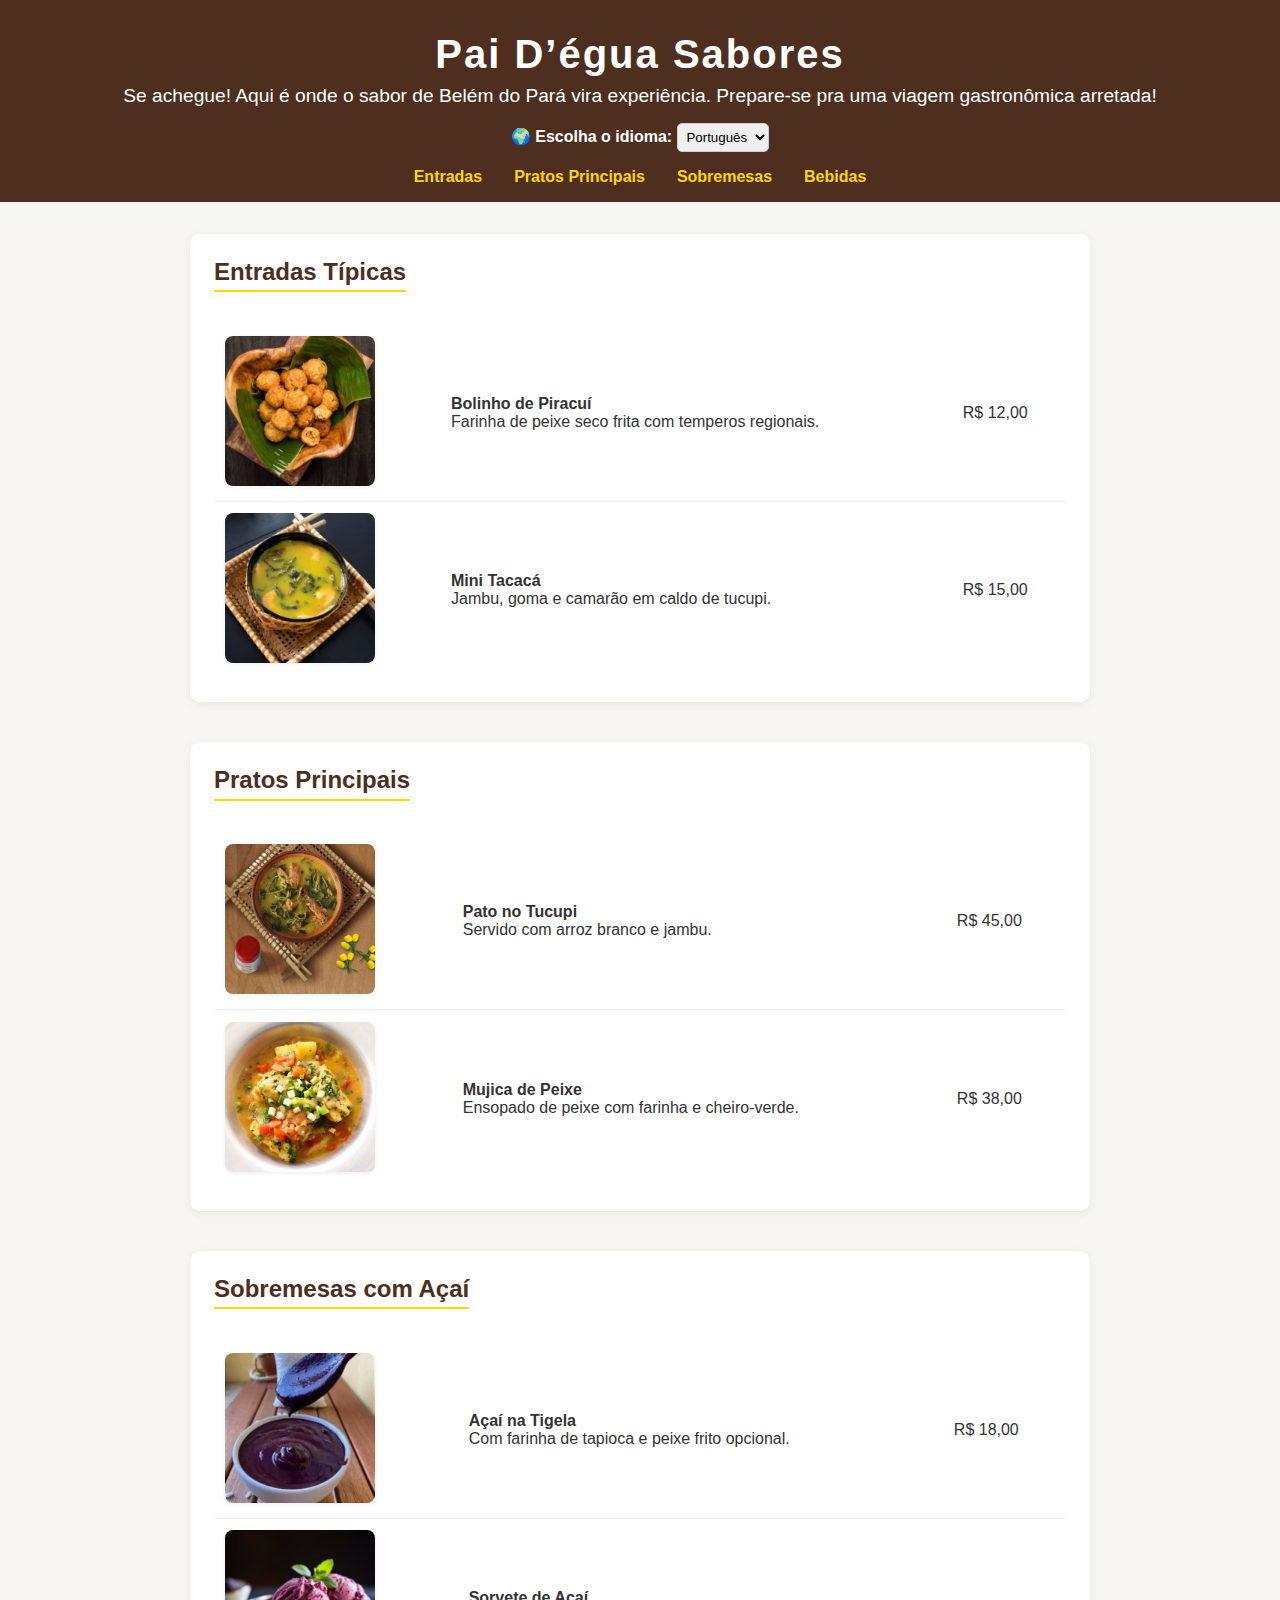
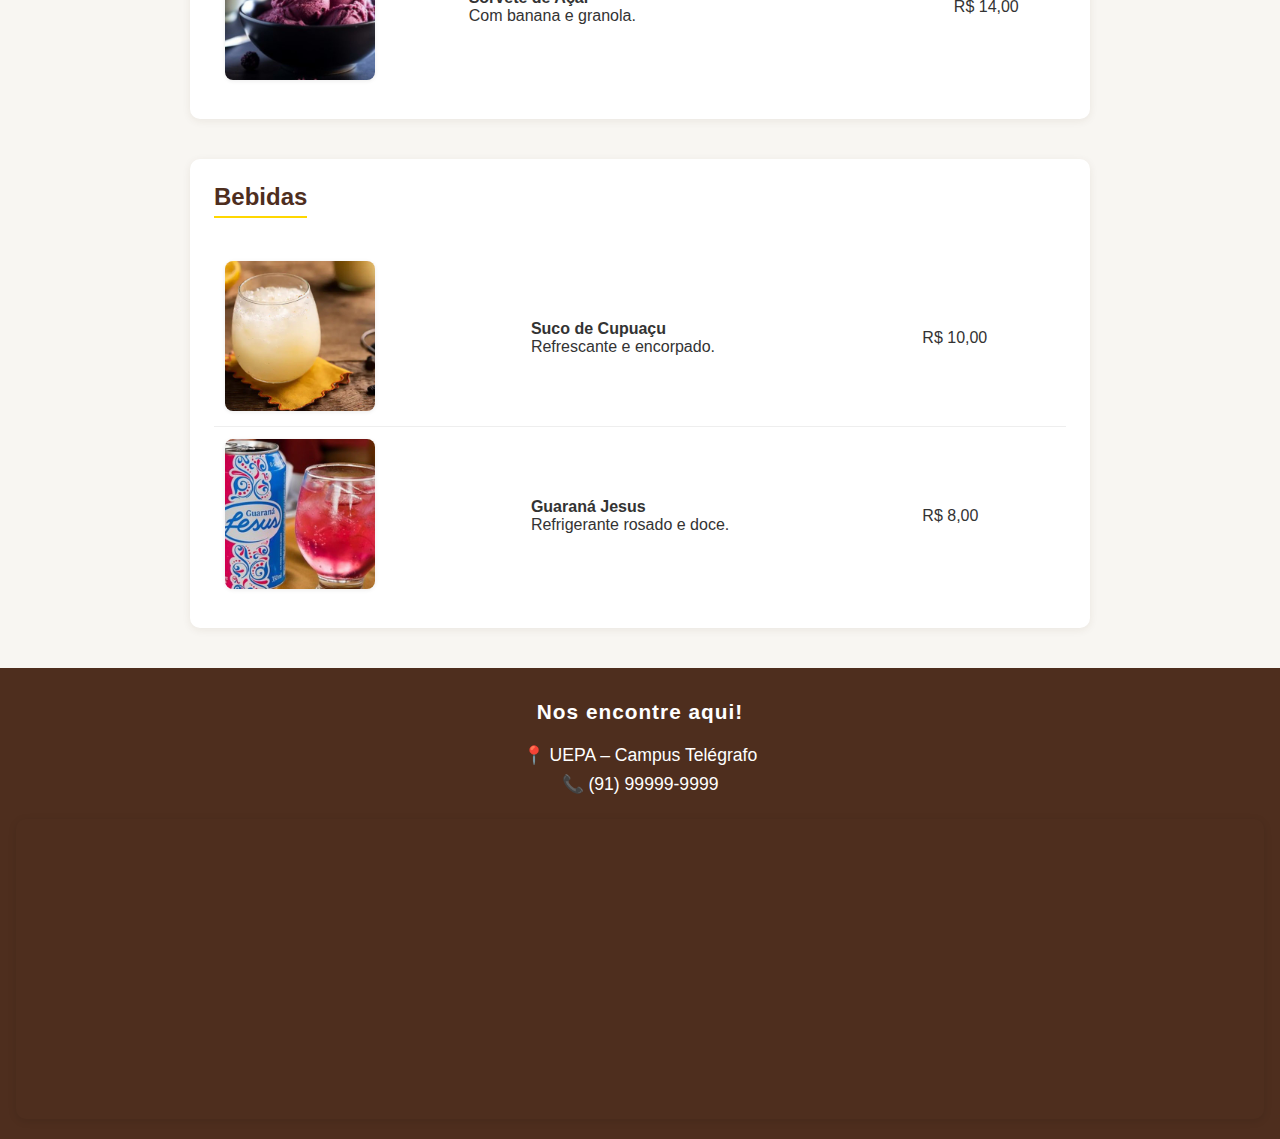
<file: index.html>
<!DOCTYPE html>
<html lang="pt-br">
<head>
  <meta charset="UTF-8">
  <meta name="viewport" content="width=device-width, initial-scale=1.0">
  <title>Pai D’égua Sabores</title>
  <style>
    body {
      font-family: 'Segoe UI', Arial, sans-serif;
      margin: 0;
      background: #f8f6f2;
      color: #333;
    }
    header {
      background: #4e2e1e;
      color: #fff;
      padding: 2rem 1rem 1rem 1rem;
      text-align: center;
    }
    header h1 {
      margin: 0 0 0.5rem 0;
      font-size: 2.5rem;
      letter-spacing: 2px;
    }
    header p {
      margin: 0 0 1rem 0;
      font-size: 1.2rem;
    }
    #idioma-selector {
      margin: 1rem 0;
    }
    #idiomas {
      padding: 0.3rem;
      border-radius: 5px;
      border: 1px solid #ccc;
    }
    nav ol {
      display: flex;
      justify-content: center;
      gap: 2rem;
      list-style: none;
      padding: 0;
      margin: 1rem 0 0 0;
    }
    nav a {
      color: #ffd700;
      text-decoration: none;
      font-weight: bold;
      transition: color 0.2s;
    }
    nav a:hover {
      color: #fff;
      text-decoration: underline;
    }
    main {
      max-width: 900px;
      margin: 2rem auto;
      padding: 0 1rem;
    }
    section {
      margin-bottom: 2.5rem;
      background: #fff;
      border-radius: 10px;
      box-shadow: 0 2px 8px rgba(78,46,30,0.08);
      padding: 1.5rem;
    }
    section h2 {
      color: #4e2e1e;
      margin-top: 0;
      margin-bottom: 1rem;
      font-size: 1.5rem;
      border-bottom: 2px solid #ffd700;
      display: inline-block;
      padding-bottom: 0.3rem;
    }
    table {
      width: 100%;
      border-collapse: collapse;
      margin-top: 1rem;
    }
    td {
      padding: 0.7rem;
      vertical-align: middle;
      border-bottom: 1px solid #eee;
    }
    tr:last-child td {
      border-bottom: none;
    }
    img {
      border-radius: 8px;
      box-shadow: 0 1px 4px rgba(0,0,0,0.08);
    }
    footer {
      background: #4e2e1e;
      color: #fff;
      text-align: center;
      padding: 2rem 1rem 1rem 1rem;
      margin-top: 2rem;
    }
    footer h3 {
      margin-top: 0;
      font-size: 1.3rem;
      letter-spacing: 1px;
    }
    footer p {
      margin: 0.5rem 0;
      font-size: 1.1rem;
    }
    iframe {
      border-radius: 10px;
      margin-top: 1rem;
      box-shadow: 0 2px 8px rgba(0,0,0,0.10);
    }
    @media (max-width: 600px) {
      main, section {
        padding: 0.5rem;
      }
      table, td {
        font-size: 0.95rem;
      }
      nav ol {
        flex-direction: column;
        gap: 0.5rem;
      }
    }
  </style>
</head>
<body>

  <!-- Cabeçalho com nome do restaurante e introdução -->
  <header>
    <h1>Pai D’égua Sabores</h1>
    <p>Se achegue! Aqui é onde o sabor de Belém do Pará vira experiência. Prepare-se pra uma viagem gastronômica arretada!</p>

    <!-- Seletor de idioma para navegação entre versões -->
    <div id="idioma-selector">
      <label for="idiomas"><strong>🌍 Escolha o idioma:</strong></label>
      <select id="idiomas" onchange="trocarIdioma(this.value)">
        <option value="index.html">Português</option>
        <option value="index-en.html">English</option>
        <option value="index-es.html">Español</option>
        <option value="index-zh.html">中文</option>
      </select>
    </div>

    <!-- Script para redirecionar para a página selecionada -->
    <script>
      function trocarIdioma(pagina) {
        window.location.href = pagina;
      }
    </script>

    <!-- Navegação com lista ordenada das seções -->
    <nav>
      <ol>
        <li><a href="#entradas">Entradas</a></li>
        <li><a href="#principais">Pratos Principais</a></li>
        <li><a href="#sobremesas">Sobremesas</a></li>
        <li><a href="#bebidas">Bebidas</a></li>
      </ol>
    </nav>
  </header>

  <!-- Conteúdo principal do cardápio -->
  <main>

    <!-- Seção de entradas -->
    <section id="entradas">
      <h2>Entradas Típicas</h2>
      <table>
        <tr>
          <td><img src="img/ilustracao-prato1.jpg" alt="Ilustração Bolinho de Piracuí" width="150"></td>
          <td><strong>Bolinho de Piracuí</strong><br>Farinha de peixe seco frita com temperos regionais.</td>
          <td>R$ 12,00</td>
        </tr>
        <tr>
          <td><img src="img/ilustracao-prato2.jpg" alt="Ilustração Tacacá" width="150"></td>
          <td><strong>Mini Tacacá</strong><br>Jambu, goma e camarão em caldo de tucupi.</td>
          <td>R$ 15,00</td>
        </tr>
      </table>
    </section>

    <!-- Seção de pratos principais -->
    <section id="principais">
      <h2>Pratos Principais</h2>
      <table>
        <tr>
          <td><img src="img/ilustracao-prato3.jpg" alt="Ilustração Pato no Tucupi" width="150"></td>
          <td><strong>Pato no Tucupi</strong><br>Servido com arroz branco e jambu.</td>
          <td>R$ 45,00</td>
        </tr>
        <tr>
          <td><img src="img/ilustracao-prato4.jpg" alt="Ilustração Mujica de Peixe" width="150"></td>
          <td><strong>Mujica de Peixe</strong><br>Ensopado de peixe com farinha e cheiro-verde.</td>
          <td>R$ 38,00</td>
        </tr>
      </table>
    </section>

    <!-- Seção de sobremesas -->
    <section id="sobremesas">
      <h2>Sobremesas com Açaí</h2>
      <table>
        <tr>
          <td><img src="img/ilustracao-prato5.jpg" alt="Ilustração Açaí na Tigela" width="150"></td>
          <td><strong>Açaí na Tigela</strong><br>Com farinha de tapioca e peixe frito opcional.</td>
          <td>R$ 18,00</td>
        </tr>
        <tr>
          <td><img src="img/ilustracao-prato6.jpg" alt="Ilustração Sorvete de Açaí" width="150"></td>
          <td><strong>Sorvete de Açaí</strong><br>Com banana e granola.</td>
          <td>R$ 14,00</td>
        </tr>
      </table>
    </section>

    <!-- Seção de bebidas -->
    <section id="bebidas">
      <h2>Bebidas</h2>
      <table>
        <tr>
          <td><img src="img/ilustracao-prato7.jpg" alt="Ilustração Suco de Cupuaçu" width="150"></td>
          <td><strong>Suco de Cupuaçu</strong><br>Refrescante e encorpado.</td>
          <td>R$ 10,00</td>
        </tr>
        <tr>
          <td><img src="img/ilustracao-prato8.jpg" alt="Ilustração Guaraná Jesus" width="150"></td>
          <td><strong>Guaraná Jesus</strong><br>Refrigerante rosado e doce.</td>
          <td>R$ 8,00</td>
        </tr>
      </table>
    </section>

  </main>

  <!-- Rodapé com localização e contato -->
  <footer>
    <h3>Nos encontre aqui!</h3>
    <p>📍 UEPA – Campus Telégrafo</p>
    <p>📞 (91) 99999-9999</p>
    <!-- Mapa incorporado do Google Maps -->
    <iframe 
      src="https://www.google.com/maps?q=UEPA+Telegrafo&output=embed"
      width="100%" 
      height="300" 
      style="border:0;" 
      allowfullscreen 
      loading="lazy">
    </iframe>
  </footer>

</body>
</html>
</file>
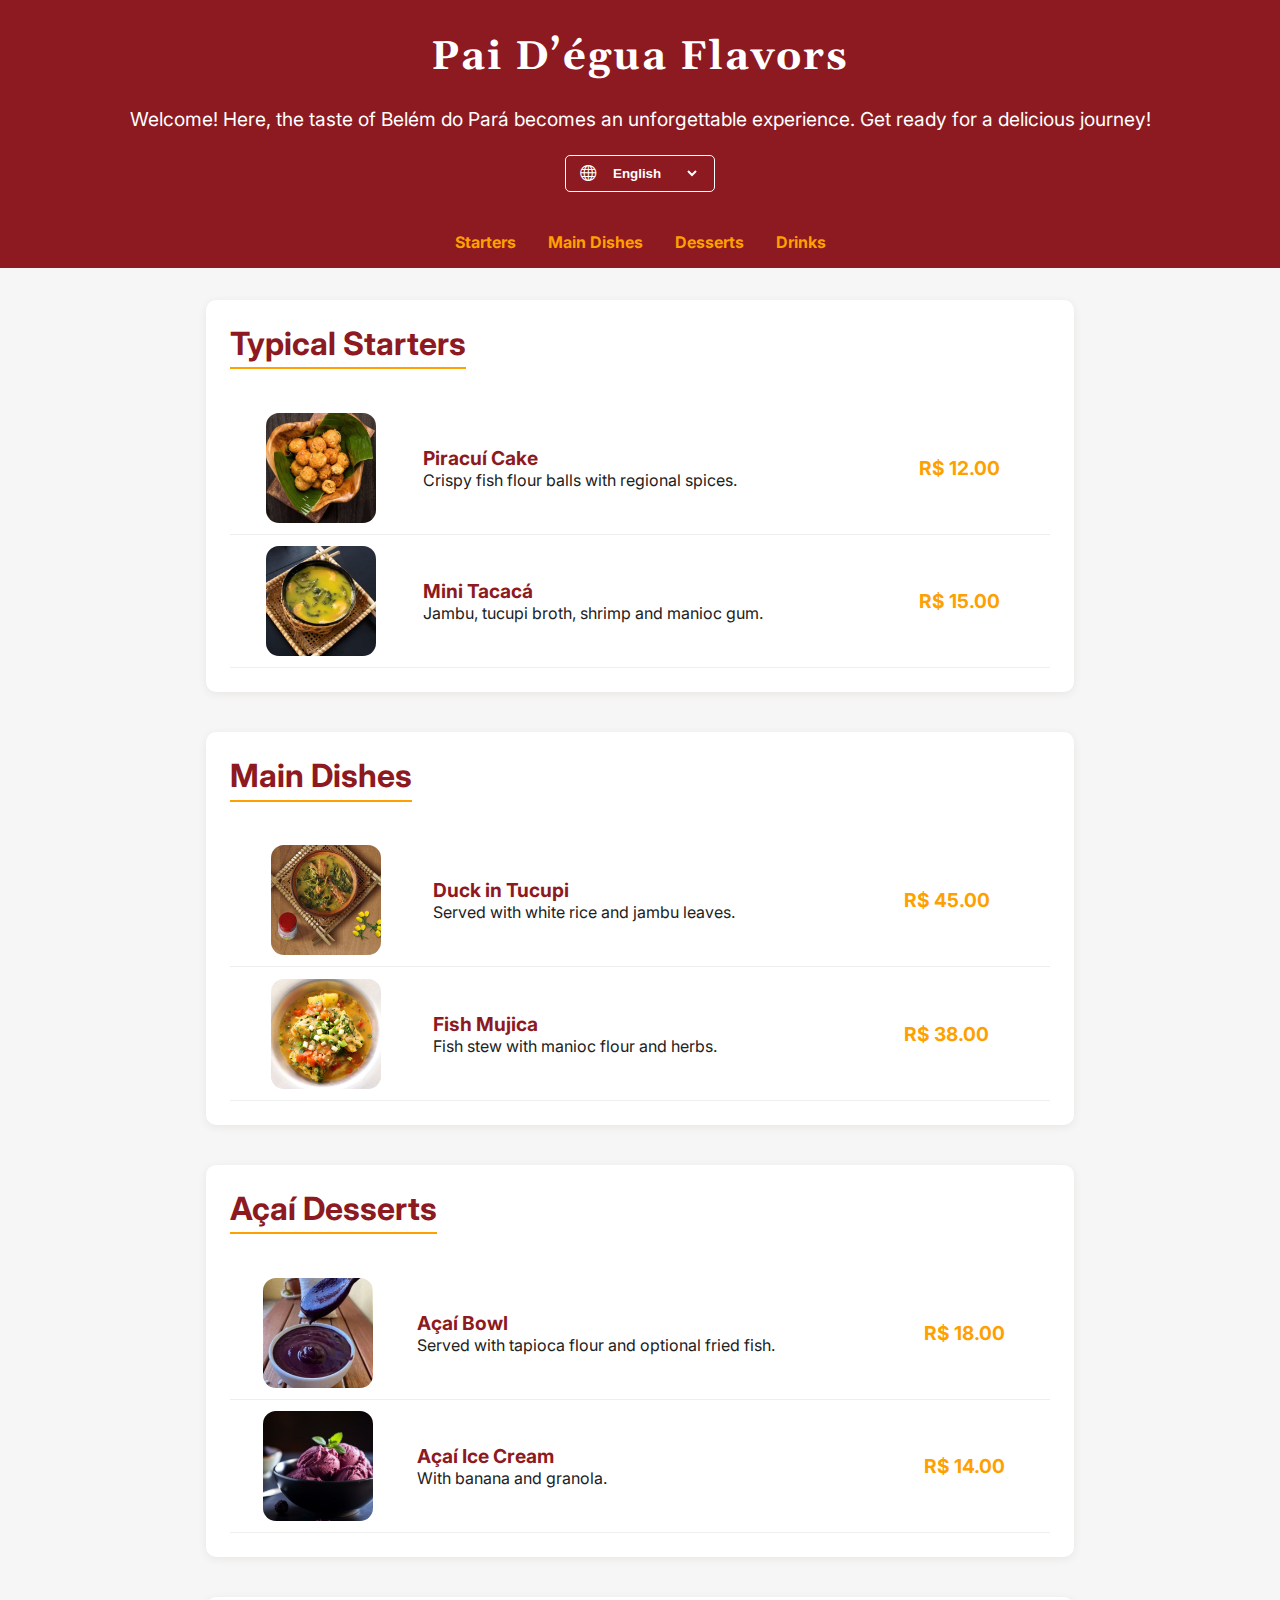
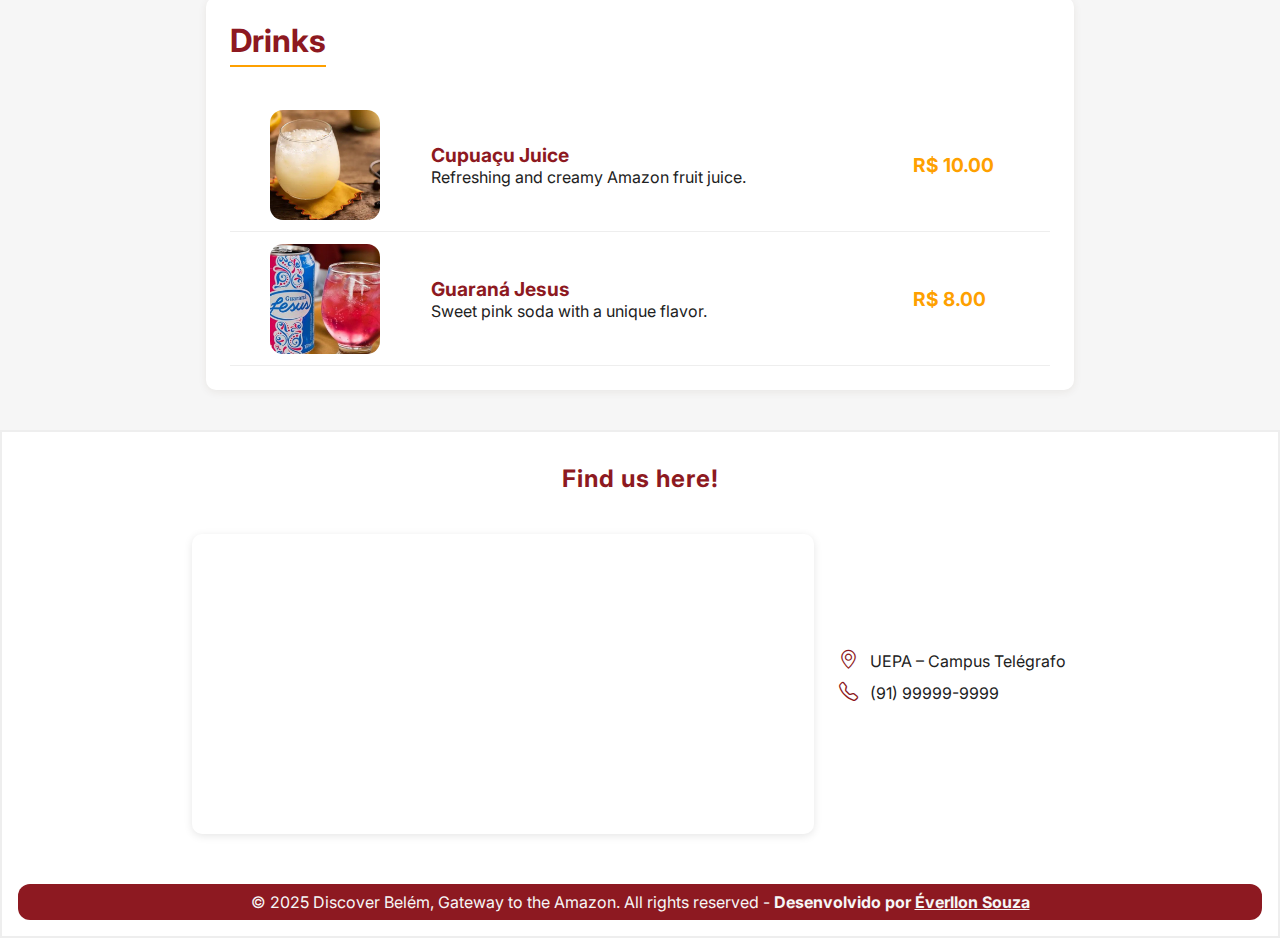
<file: index-en.html>
<!DOCTYPE html>
<html lang="en">
  <head>
    <meta charset="UTF-8" />
    <meta name="viewport" content="width=device-width, initial-scale=1.0" />
    <title>Pai D’égua Flavors</title>

    <!-- Link CSS -->
    <link rel="stylesheet" href="styles/style.css" />

    <!-- CDN Bootstrap Icons -->
    <link
      rel="stylesheet"
      href="https://cdn.jsdelivr.net/npm/bootstrap-icons@1.11.3/font/bootstrap-icons.min.css"
    />
  </head>
  <body>
    <!-- Header with restaurant name and intro -->
    <header>
      <h1>Pai D’égua Flavors</h1>

      <p>
        Welcome! Here, the taste of Belém do Pará becomes an unforgettable
        experience. Get ready for a delicious journey!
      </p>

      <!-- Language selector -->
      <div id="idioma-selector" class="idioma-selector">
        <label for="idiomas"><i class="bi bi-globe"></i></label>

        <select id="idiomas" onchange="trocarIdioma(this.value)">
          <option value="index.html">Português</option>
          <option value="index-en.html" selected>English</option>
          <option value="index-es.html">Español</option>
          <option value="index-zh.html">中文</option>
        </select>
      </div>

      <script>
        function trocarIdioma(pagina) {
          window.location.href = pagina;
        }
      </script>

      <!-- Navigation menu -->
      <nav>
        <ol>
          <li><a href="#starters">Starters</a></li>
          <li><a href="#main">Main Dishes</a></li>
          <li><a href="#desserts">Desserts</a></li>
          <li><a href="#drinks">Drinks</a></li>
        </ol>
      </nav>
    </header>

    <!-- Main content -->
    <main>
      <!-- Starters -->
      <section id="starters">
        <h2>Typical Starters</h2>

        <table>
          <tr>
            <td>
              <img
                src="img/ilustracao-prato1.jpg"
                alt="Piracuí Cake"
                width="150"
              />
            </td>

            <td>
              <strong>Piracuí Cake</strong><br />Crispy fish flour balls with
              regional spices.
            </td>

            <td class="price">R$ 12.00</td>
          </tr>

          <tr>
            <td>
              <img src="img/ilustracao-prato2.jpg" alt="Tacacá" width="150" />
            </td>

            <td>
              <strong>Mini Tacacá</strong><br />Jambu, tucupi broth, shrimp and
              manioc gum.
            </td>

            <td class="price">R$ 15.00</td>
          </tr>
        </table>
      </section>

      <!-- Main dishes -->
      <section id="main">
        <h2>Main Dishes</h2>

        <table>
          <tr>
            <td>
              <img
                src="img/ilustracao-prato3.jpg"
                alt="Duck in Tucupi"
                width="150"
              />
            </td>

            <td>
              <strong>Duck in Tucupi</strong><br />Served with white rice and
              jambu leaves.
            </td>

            <td class="price">R$ 45.00</td>
          </tr>
          <tr>
            <td>
              <img
                src="img/ilustracao-prato4.jpg"
                alt="Fish Mujica"
                width="150"
              />
            </td>

            <td>
              <strong>Fish Mujica</strong><br />Fish stew with manioc flour and
              herbs.
            </td>

            <td class="price">R$ 38.00</td>
          </tr>
        </table>
      </section>

      <!-- Desserts -->
      <section id="desserts">
        <h2>Açaí Desserts</h2>

        <table>
          <tr>
            <td>
              <img
                src="img/ilustracao-prato5.jpg"
                alt="Açaí Bowl"
                width="150"
              />
            </td>

            <td>
              <strong>Açaí Bowl</strong><br />Served with tapioca flour and
              optional fried fish.
            </td>

            <td class="price">R$ 18.00</td>
          </tr>
          <tr>
            <td>
              <img
                src="img/ilustracao-prato6.jpg"
                alt="Açaí Ice Cream"
                width="150"
              />
            </td>

            <td>
              <strong>Açaí Ice Cream</strong><br />With banana and granola.
            </td>

            <td class="price">R$ 14.00</td>
          </tr>
        </table>
      </section>

      <!-- Drinks -->
      <section id="drinks">
        <h2>Drinks</h2>

        <table>
          <tr>
            <td>
              <img
                src="img/ilustracao-prato7.jpg"
                alt="Cupuaçu Juice"
                width="150"
              />
            </td>

            <td>
              <strong>Cupuaçu Juice</strong><br />Refreshing and creamy Amazon
              fruit juice.
            </td>

            <td class="price">R$ 10.00</td>
          </tr>
          <tr>
            <td>
              <img
                src="img/ilustracao-prato8.jpg"
                alt="Guaraná Jesus"
                width="150"
              />
            </td>

            <td>
              <strong>Guaraná Jesus</strong><br />Sweet pink soda with a unique
              flavor.
            </td>

            <td class="price">R$ 8.00</td>
          </tr>
        </table>
      </section>
    </main>

    <!-- Footer with contact and map -->
    <footer>
      <h3>Find us here!</h3>

      <section>
        <div>
          <p><i class="bi bi-geo-alt"></i> UEPA – Campus Telégrafo</p>

          <p><i class="bi bi-telephone"></i> (91) 99999-9999</p>
        </div>

        <iframe
          src="https://www.google.com/maps?q=UEPA+Telegrafo&output=embed"
          width="100%"
          height="300"
          style="border: 0"
          allowfullscreen
          loading="lazy"
        >
        </iframe>
      </section>

      <span>
        <p>
          © 2025 Discover Belém, Gateway to the Amazon. All rights reserved -
          <strong
            >Desenvolvido por
            <a href="https://github.com/deveverllon">Éverllon Souza</a></strong
          >
        </p>
      </span>
    </footer>
  </body>
</html>
</file>
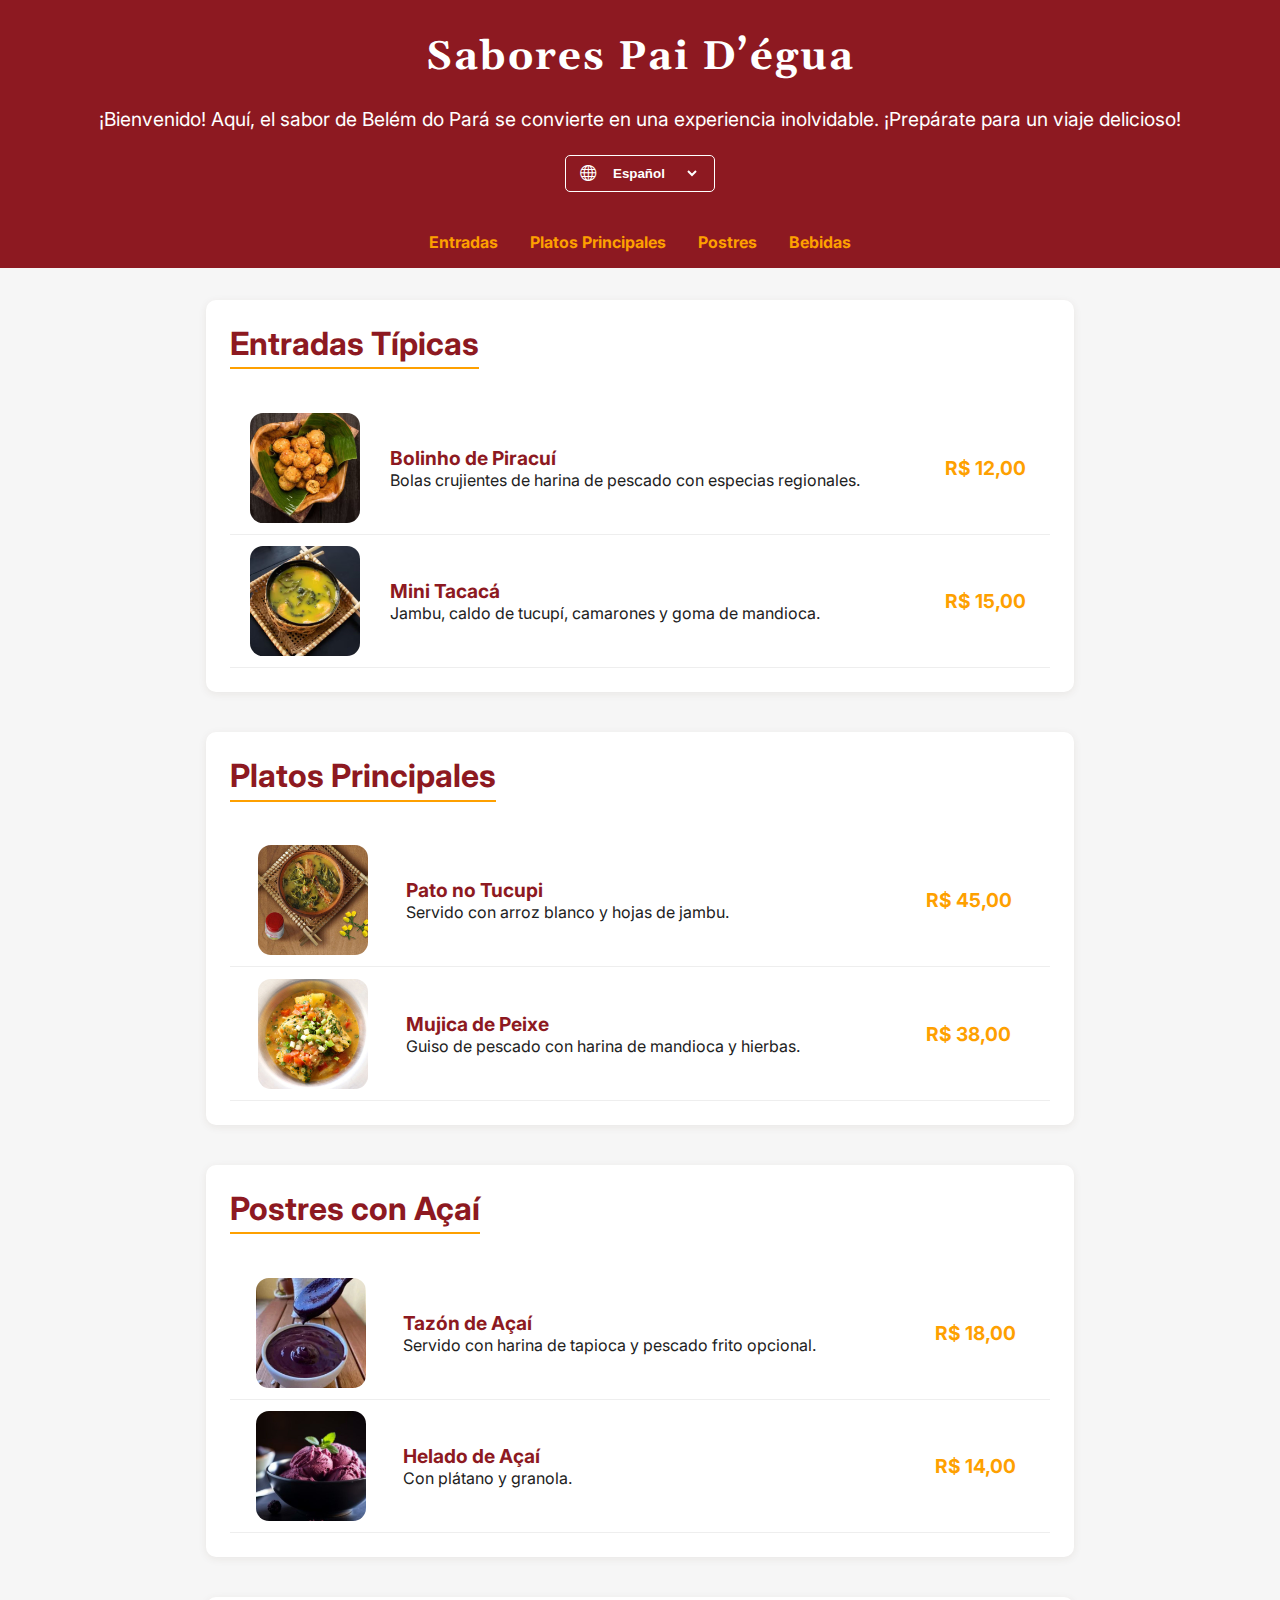
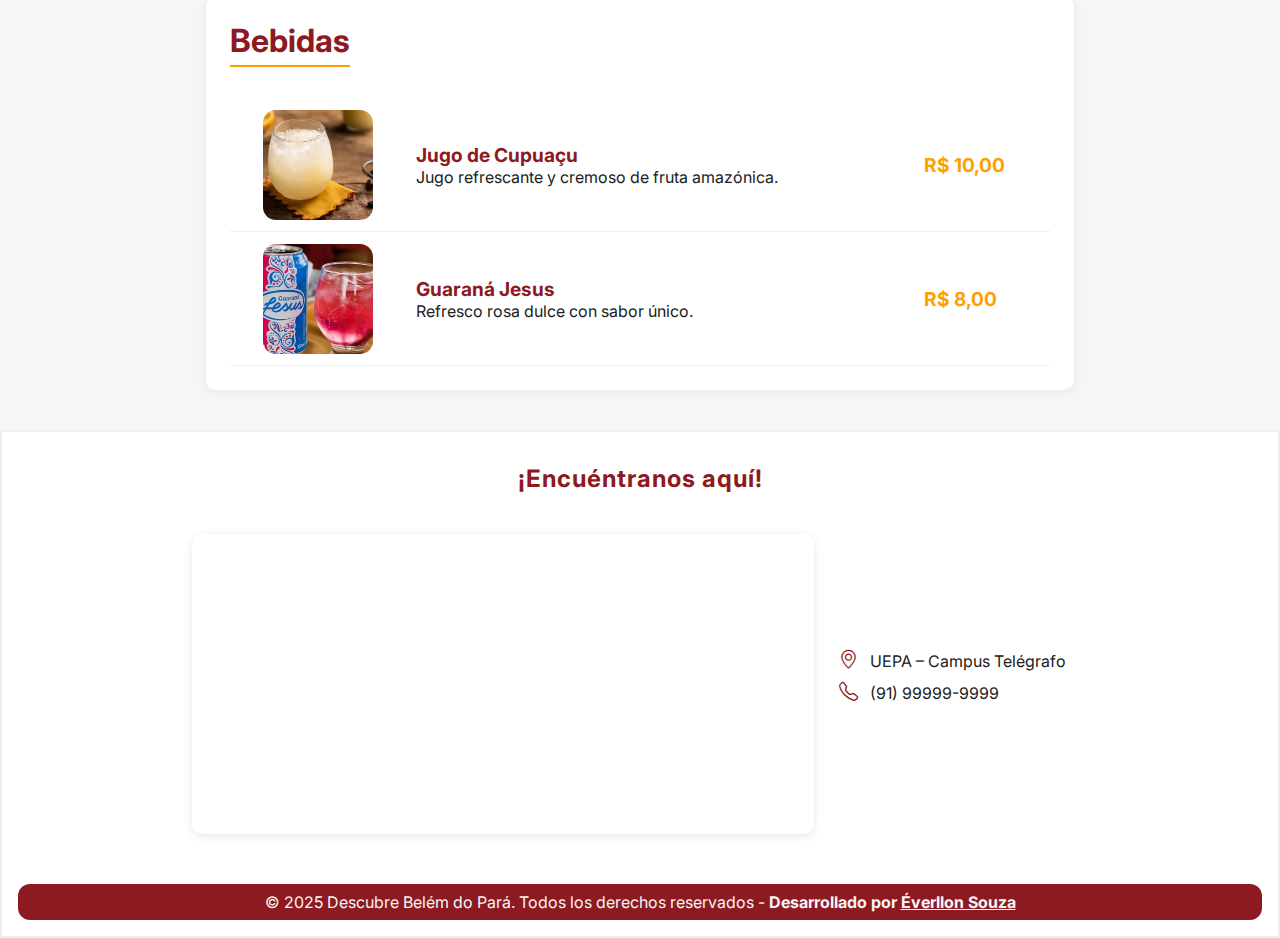
<file: index-es.html>
<!DOCTYPE html>
<html lang="es">
  <head>
    <meta charset="UTF-8" />
    <meta name="viewport" content="width=device-width, initial-scale=1.0" />
    <title>Sabores Pai D’égua</title>

    <!-- Link CSS -->
    <link rel="stylesheet" href="styles/style.css" />

    <!-- CDN Bootstrap Icons -->
    <link
      rel="stylesheet"
      href="https://cdn.jsdelivr.net/npm/bootstrap-icons@1.11.3/font/bootstrap-icons.min.css"
    />
  </head>
  <body>
    <!-- Encabezado con nombre del restaurante e introducción -->
    <header>
      <h1>Sabores Pai D’égua</h1>

      <p>
        ¡Bienvenido! Aquí, el sabor de Belém do Pará se convierte en una
        experiencia inolvidable. ¡Prepárate para un viaje delicioso!
      </p>

      <!-- Selector de idioma -->
      <div id="idioma-selector" class="idioma-selector">
        <label for="idiomas"><i class="bi bi-globe"></i></label>

        <select id="idiomas" onchange="cambiarIdioma(this.value)">
          <option value="index.html">Português</option>
          <option value="index-en.html">English</option>
          <option value="index-es.html" selected>Español</option>
          <option value="index-zh.html">中文</option>
        </select>
      </div>

      <script>
        function cambiarIdioma(pagina) {
          window.location.href = pagina;
        }
      </script>

      <!-- Menú de navegación -->
      <nav>
        <ol>
          <li><a href="#entradas">Entradas</a></li>
          <li><a href="#principales">Platos Principales</a></li>
          <li><a href="#postres">Postres</a></li>
          <li><a href="#bebidas">Bebidas</a></li>
        </ol>
      </nav>
    </header>

    <!-- Contenido principal -->
    <main>
      <!-- Entradas -->
      <section id="entradas">
        <h2>Entradas Típicas</h2>

        <table>
          <tr>
            <td>
              <img
                src="img/ilustracao-prato1.jpg"
                alt="Bolinho de Piracuí"
                width="150"
              />
            </td>

            <td>
              <strong>Bolinho de Piracuí</strong><br />Bolas crujientes de
              harina de pescado con especias regionales.
            </td>

            <td class="price">R$ 12,00</td>
          </tr>
          <tr>
            <td>
              <img src="img/ilustracao-prato2.jpg" alt="Tacacá" width="150" />
            </td>

            <td>
              <strong>Mini Tacacá</strong><br />Jambu, caldo de tucupí,
              camarones y goma de mandioca.
            </td>

            <td class="price">R$ 15,00</td>
          </tr>
        </table>
      </section>

      <!-- Platos principales -->
      <section id="principales">
        <h2>Platos Principales</h2>

        <table>
          <tr>
            <td>
              <img
                src="img/ilustracao-prato3.jpg"
                alt="Pato no Tucupi"
                width="150"
              />
            </td>

            <td>
              <strong>Pato no Tucupi</strong><br />Servido con arroz blanco y
              hojas de jambu.
            </td>

            <td class="price">R$ 45,00</td>
          </tr>
          <tr>
            <td>
              <img
                src="img/ilustracao-prato4.jpg"
                alt="Mujica de Peixe"
                width="150"
              />
            </td>

            <td>
              <strong>Mujica de Peixe</strong><br />Guiso de pescado con harina
              de mandioca y hierbas.
            </td>

            <td class="price">R$ 38,00</td>
          </tr>
        </table>
      </section>

      <!-- Postres -->
      <section id="postres">
        <h2>Postres con Açaí</h2>

        <table>
          <tr>
            <td>
              <img
                src="img/ilustracao-prato5.jpg"
                alt="Tazón de Açaí"
                width="150"
              />
            </td>

            <td>
              <strong>Tazón de Açaí</strong><br />Servido con harina de tapioca
              y pescado frito opcional.
            </td>

            <td class="price">R$ 18,00</td>
          </tr>
          <tr>
            <td>
              <img
                src="img/ilustracao-prato6.jpg"
                alt="Helado de Açaí"
                width="150"
              />
            </td>

            <td><strong>Helado de Açaí</strong><br />Con plátano y granola.</td>

            <td class="price">R$ 14,00</td>
          </tr>
        </table>
      </section>

      <!-- Bebidas -->
      <section id="bebidas">
        <h2>Bebidas</h2>

        <table>
          <tr>
            <td>
              <img
                src="img/ilustracao-prato7.jpg"
                alt="Jugo de Cupuaçu"
                width="150"
              />
            </td>

            <td>
              <strong>Jugo de Cupuaçu</strong><br />Jugo refrescante y cremoso
              de fruta amazónica.
            </td>

            <td class="price">R$ 10,00</td>
          </tr>
          <tr>
            <td>
              <img
                src="img/ilustracao-prato8.jpg"
                alt="Guaraná Jesus"
                width="150"
              />
            </td>

            <td>
              <strong>Guaraná Jesus</strong><br />Refresco rosa dulce con sabor
              único.
            </td>

            <td class="price">R$ 8,00</td>
          </tr>
        </table>
      </section>
    </main>

    <!-- Pie de página con contacto y mapa -->
    <footer>
      <h3>¡Encuéntranos aquí!</h3>

      <section>
        <div>
          <p><i class="bi bi-geo-alt"></i> UEPA – Campus Telégrafo</p>

          <p><i class="bi bi-telephone"></i> (91) 99999-9999</p>
        </div>

        <iframe
          src="https://www.google.com/maps?q=UEPA+Telegrafo&output=embed"
          width="100%"
          height="300"
          style="border: 0"
          allowfullscreen
          loading="lazy"
        >
        </iframe>
      </section>

      <span>
        <p>
          © 2025 Descubre Belém do Pará. Todos los derechos reservados -
          <strong
            >Desarrollado por
            <a href="https://github.com/deveverllon">Éverllon Souza</a></strong
          >
        </p>
      </span>
    </footer>
  </body>
</html>
</file>
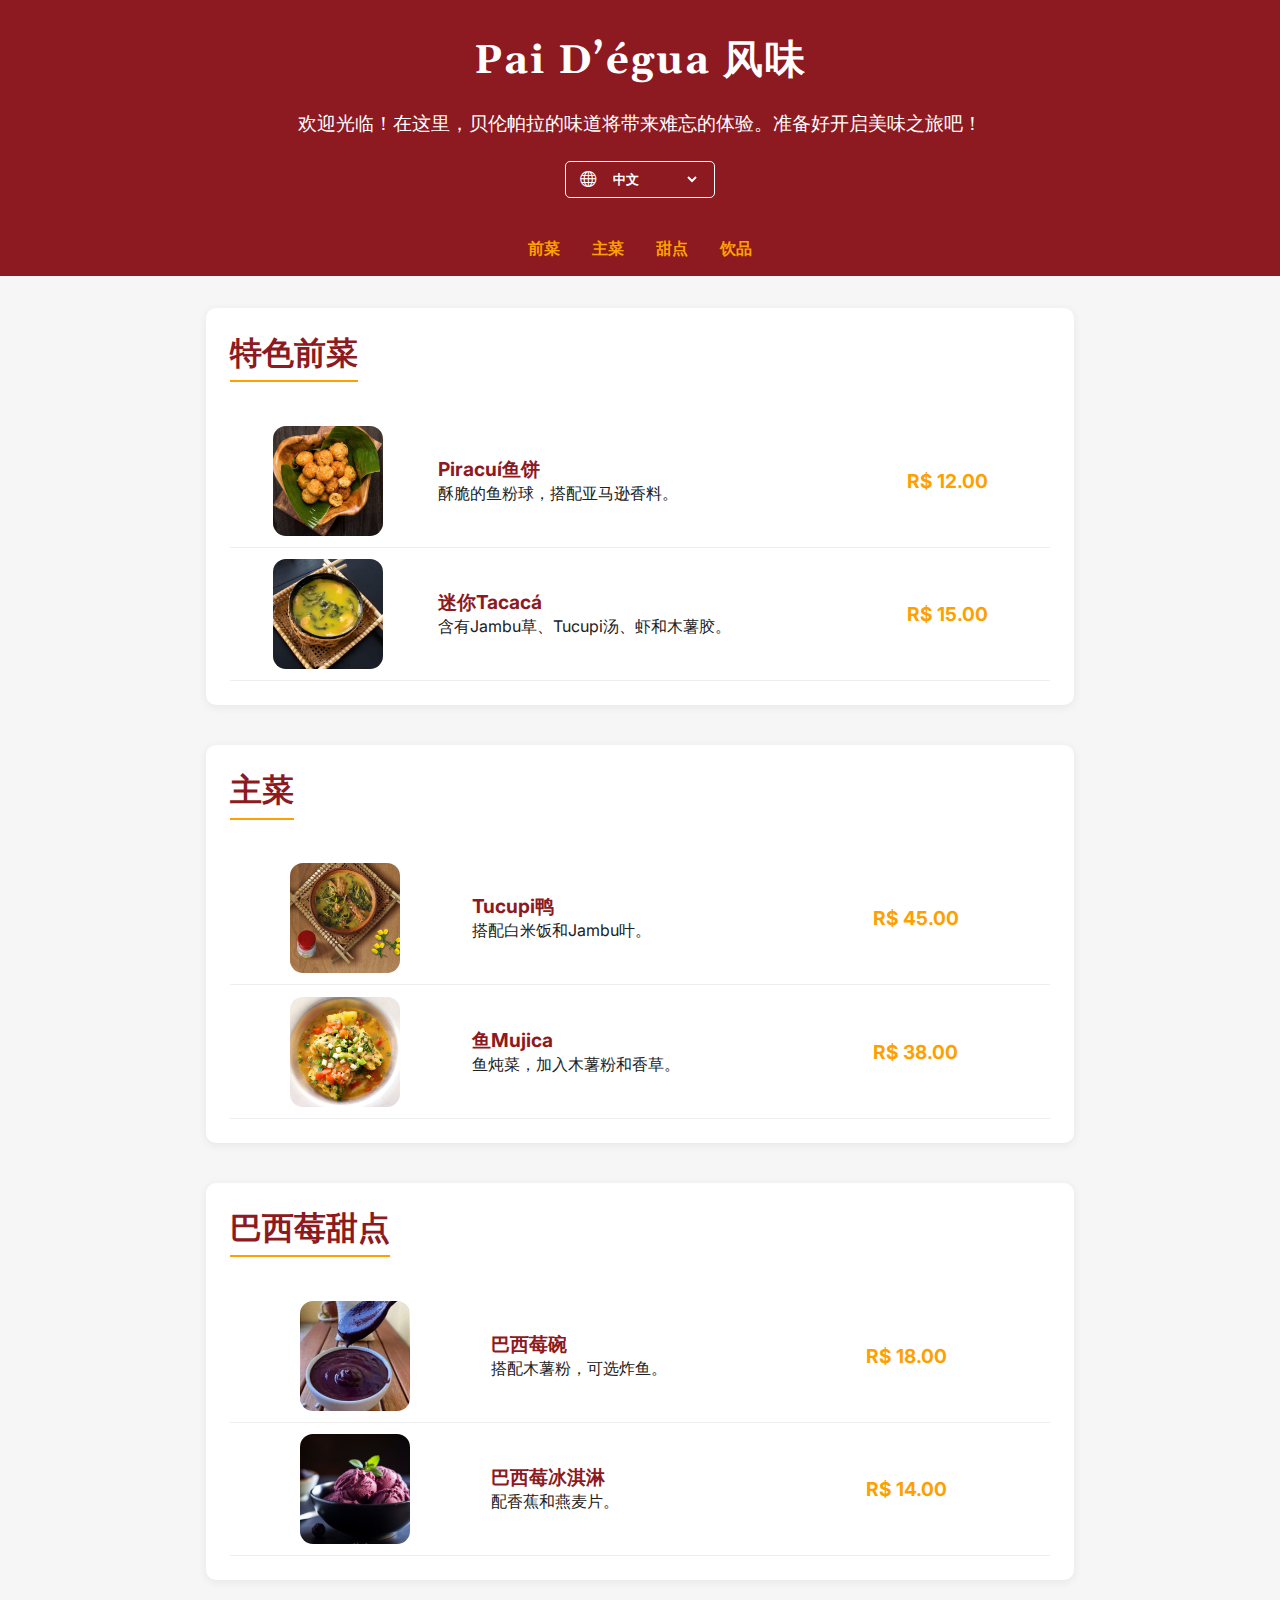
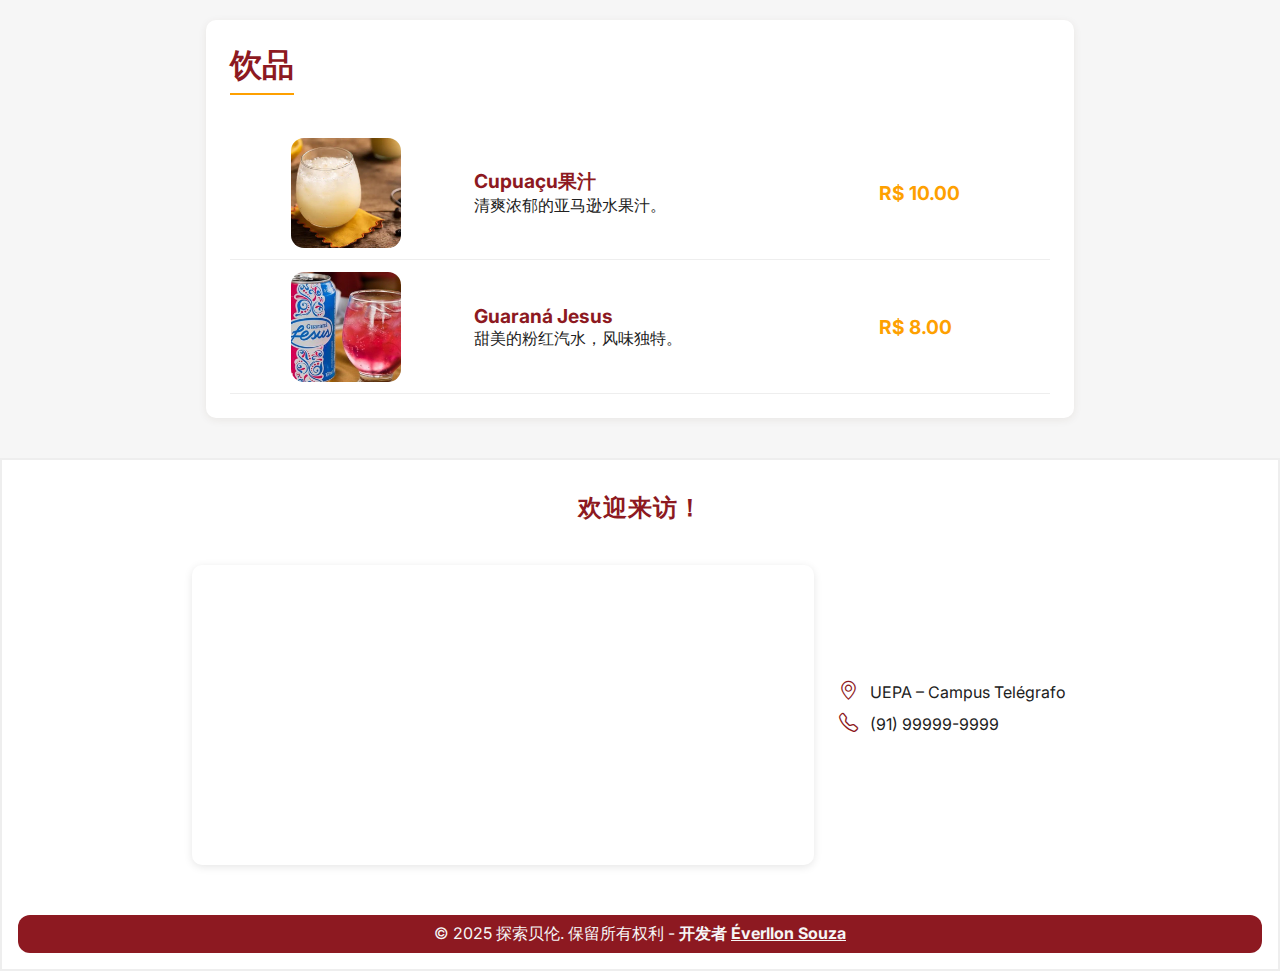
<file: index-zh.html>
<!DOCTYPE html>
<html lang="zh">
  <head>
    <meta charset="UTF-8" />
    <meta name="viewport" content="width=device-width, initial-scale=1.0" />
    <title>Pai D’égua 风味</title>

    <!-- Link CSS -->
    <link rel="stylesheet" href="styles/style.css" />

    <!-- Link Favicon -->
    <link rel="shortcut icon" href="img/logo-favicon.png" type="image/x-icon" />

    <!-- CDN Bootstrap Icons -->
    <link
      rel="stylesheet"
      href="https://cdn.jsdelivr.net/npm/bootstrap-icons@1.11.3/font/bootstrap-icons.min.css"
    />
  </head>
  <body>
    <!-- 页眉：餐厅名称和欢迎语 -->
    <header>
      <h1>Pai D’égua 风味</h1>
      <p>
        欢迎光临！在这里，贝伦帕拉的味道将带来难忘的体验。准备好开启美味之旅吧！
      </p>

      <!-- 语言选择器 -->
      <div id="idioma-selector" class="idioma-selector">
        <label for="idiomas"><i class="bi bi-globe"></i></label>

        <select id="idiomas" onchange="changeLanguage(this.value)">
          <option value="index.html">Português</option>
          <option value="index-en.html">English</option>
          <option value="index-es.html">Español</option>
          <option value="index-zh.html" selected>中文</option>
        </select>
      </div>

      <script>
        function changeLanguage(page) {
          window.location.href = page;
        }
      </script>

      <!-- 导航菜单 -->
      <nav>
        <ol>
          <li><a href="#starters">前菜</a></li>
          <li><a href="#main">主菜</a></li>
          <li><a href="#desserts">甜点</a></li>
          <li><a href="#drinks">饮品</a></li>
        </ol>
      </nav>
    </header>

    <!-- 主内容 -->
    <main>
      <!-- 前菜 -->
      <section id="starters">
        <h2>特色前菜</h2>

        <table>
          <tr>
            <td>
              <img
                src="img/ilustracao-prato1.jpg"
                alt="Piracuí鱼饼"
                width="150"
              />
            </td>

            <td>
              <strong>Piracuí鱼饼</strong><br />酥脆的鱼粉球，搭配亚马逊香料。
            </td>

            <td class="price">R$ 12.00</td>
          </tr>
          <tr>
            <td>
              <img
                src="img/ilustracao-prato2.jpg"
                alt="迷你Tacacá"
                width="150"
              />
            </td>

            <td>
              <strong>迷你Tacacá</strong
              ><br />含有Jambu草、Tucupi汤、虾和木薯胶。
            </td>

            <td class="price">R$ 15.00</td>
          </tr>
        </table>
      </section>

      <!-- 主菜 -->
      <section id="main">
        <h2>主菜</h2>

        <table>
          <tr>
            <td>
              <img src="img/ilustracao-prato3.jpg" alt="Tucupi鸭" width="150" />
            </td>

            <td><strong>Tucupi鸭</strong><br />搭配白米饭和Jambu叶。</td>

            <td class="price">R$ 45.00</td>
          </tr>
          <tr>
            <td>
              <img src="img/ilustracao-prato4.jpg" alt="鱼Mujica" width="150" />
            </td>

            <td><strong>鱼Mujica</strong><br />鱼炖菜，加入木薯粉和香草。</td>

            <td class="price">R$ 38.00</td>
          </tr>
        </table>
      </section>

      <!-- 甜点 -->
      <section id="desserts">
        <h2>巴西莓甜点</h2>

        <table>
          <tr>
            <td>
              <img src="img/ilustracao-prato5.jpg" alt="巴西莓碗" width="150" />
            </td>

            <td><strong>巴西莓碗</strong><br />搭配木薯粉，可选炸鱼。</td>

            <td class="price">R$ 18.00</td>
          </tr>
          <tr>
            <td>
              <img
                src="img/ilustracao-prato6.jpg"
                alt="巴西莓冰淇淋"
                width="150"
              />
            </td>

            <td><strong>巴西莓冰淇淋</strong><br />配香蕉和燕麦片。</td>

            <td class="price">R$ 14.00</td>
          </tr>
        </table>
      </section>

      <!-- 饮品 -->
      <section id="drinks">
        <h2>饮品</h2>

        <table>
          <tr>
            <td>
              <img
                src="img/ilustracao-prato7.jpg"
                alt="Cupuaçu果汁"
                width="150"
              />
            </td>

            <td><strong>Cupuaçu果汁</strong><br />清爽浓郁的亚马逊水果汁。</td>

            <td class="price">R$ 10.00</td>
          </tr>
          <tr>
            <td>
              <img
                src="img/ilustracao-prato8.jpg"
                alt="Guaraná Jesus"
                width="150"
              />
            </td>

            <td>
              <strong>Guaraná Jesus</strong><br />甜美的粉红汽水，风味独特。
            </td>

            <td class="price">R$ 8.00</td>
          </tr>
        </table>
      </section>
    </main>

    <!-- 页脚：联系方式和地图 -->
    <footer>
      <h3>欢迎来访！</h3>

      <section>
        <div>
          <p><i class="bi bi-geo-alt"></i> UEPA – Campus Telégrafo</p>
          <p><i class="bi bi-telephone"></i> (91) 99999-9999</p>
        </div>

        <iframe
          src="https://www.google.com/maps?q=UEPA+Telegrafo&output=embed"
          width="100%"
          height="300"
          style="border: 0"
          allowfullscreen
          loading="lazy"
        >
        </iframe>
      </section>

      <span>
        <p>
          © 2025 探索贝伦. 保留所有权利 -
          <strong
            >开发者
            <a href="https://github.com/deveverllon">Éverllon Souza</a></strong
          >
        </p>
      </span>
    </footer>
  </body>
</html>
</file>
<file: styles/style.css>
@import url("https://fonts.googleapis.com/css2?family=Inter:wght@400;700&display=swap");
@import url("https://fonts.googleapis.com/css2?family=Gelasio:ital,wght@0,400..700;1,400..700&display=swap");

* {
  margin: 0;
  padding: 0;
  box-sizing: border-box;
  list-style: none;
  outline: none;
}

:root {
  /* Variáveis de Cores */
  --backgroundColor: #f6f6f6;
  --colorPrimary: #8d1921;
  --colorSecondary: #fea000;
  --colorBlack: #212121;

  /* Variáveis para tamanho do texto */
  --h1-font-size: 2.5rem;
  --h2-font-size: 2rem;
  --h3-font-size: 1.5rem;
  --h4-font-size: 1.2rem;
  --h5-font-size: 1.2rem;
  --h6-font-size: 1rem;
  --p-font-size: 1rem;

  --fontPadrao: "Inter", sans-serif;
  --fontDestaque: "Gelasio", serif;
}

body {
  font-family: var(--fontPadrao);
  background-color: var(--backgroundColor);
  color: var(--colorBlack);
}

header {
  background-color: var(--colorPrimary);
  color: white;
  text-align: center;
  padding: 2rem 1rem 1rem 1rem;

  display: flex;
  flex-direction: column;
  gap: 1.5rem;
}

header h1 {
  font-family: var(--fontDestaque);
  font-size: var(--h1-font-size);
  letter-spacing: 2px;
}

header p {
  font-size: var(--h4-font-size);
}

header .idioma-selector {
  display: flex;
  align-items: center;
  justify-content: center;
  gap: 0.5rem;
  border: 1px solid #fff;
  width: 150px;
  padding: 4px 12px;
  border-radius: 5px;
  margin: auto;
}

header .idioma-selector label {
  font-size: var(--p-font-size);
}

header .idioma-selector select {
  cursor: pointer;
  padding: 0.3rem;
  /* border-radius: 5px; */
  border: none;
  background-color: transparent;
  color: #fff;
  font-weight: 600;
}

header .idioma-selector option {
  background-color: #b81717;
  color: #fff;
  font-weight: 400;
}

header nav ol {
  display: flex;
  justify-content: center;
  gap: 2rem;
  list-style: none;
  padding: 0;
  margin: 1rem 0 0 0;
}

header nav ol li a {
  color: var(--colorSecondary);
  text-decoration: none;
  font-weight: bold;
  transition: color 0.2s;
}

header nav ol li a:hover {
  color: #fff;
  border-bottom: 2px solid var(--colorSecondary);
}

/* Main */
main {
  max-width: 900px;
  margin: 2rem auto;
  padding: 0 1rem;
}

main section {
  margin-bottom: 2.5rem;
  background: #fff;
  border-radius: 10px;
  box-shadow: 0 2px 8px rgba(78, 46, 30, 0.08);
  padding: 1.5rem;
  transition: 1s;
}
main section:hover {
  transform: scale(1.02);
}

main section h2 {
  color: var(--colorPrimary);
  margin-top: 0;
  margin-bottom: 1rem;
  font-size: var(--h2-font-size);
  border-bottom: 2px solid var(--colorSecondary);
  display: inline-block;
  padding-bottom: 0.3rem;
}

table {
  width: 100%;
  border-collapse: collapse;
  margin-top: 1rem;
}

table tr td {
  padding: 0.7rem;
  vertical-align: middle;
  border-bottom: 1px solid #eee;
}

table tr td img {
  width: 110px;
  height: auto;
  border-radius: 13px;
  cursor: pointer;

  display: block;
  margin: 0 auto;
  transition: 0.3s;
}

table tr td img:hover {
  transform: rotate(-5deg);
  box-shadow: 0 4px 12px rgba(0, 0, 0, 0.12);
}

table tr td {
  font-size: var(--p-font-size);
}

table tr td strong {
  font-size: var(--h4-font-size);
  font-weight: bold;
  color: var(--colorPrimary);
}

.price {
  font-size: var(--h4-font-size);
  font-weight: bold;
  color: var(--colorSecondary);
}

/* Footer */
footer {
  background: #fff;
  text-align: center;
  padding: 2rem 1rem 1rem 1rem;
  margin-top: 2rem;
  border: 2px solid #eee;
}

footer h3 {
  margin-top: 0;
  font-size: var(--h3-font-size);
  letter-spacing: 1px;
  color: var(--colorPrimary);
}

footer section {
  display: flex;
  flex-direction: row-reverse;
  justify-content: center;
  align-items: center;
  gap: 25px;
  margin-top: 25px;
  margin-bottom: 50px;
}

footer section div {
  text-align: left;
  width: 20%;

  display: flex;
  flex-direction: column;
  gap: 0.5rem;
}

footer section div i {
  color: var(--colorPrimary);
  margin-right: 8px;
  font-size: 1.2rem;
}

footer section iframe {
  border-radius: 10px;
  margin-top: 1rem;
  box-shadow: 0 2px 8px rgba(0, 0, 0, 0.1);
  width: 50%;
}

footer span > p {
  margin: 0;
  border-radius: 12px;
  padding: 0.5rem 0;
  background-color: var(--colorPrimary);
  color: var(--backgroundColor);
}

footer a {
  color: var(--backgroundColor);
  font-weight: bold;
}
/* Responsividade */
@media (max-width: 600px) {
  main,
  section {
    padding: 0.5rem;
  }
  table,
  td {
    font-size: 0.95rem;
  }
  nav ol {
    flex-direction: column;
    gap: 0.5rem;
  }
  footer section {
    flex-direction: column;
  }
  footer section div {
    text-align: left;
    width: 100%;
  }
  footer section iframe {
    width: 100%;
  }
  footer span {
    display: block;
    width: 100%;
  }
}

/*


    main {
      max-width: 900px;
      margin: 2rem auto;
      padding: 0 1rem;
    }
    section {
      margin-bottom: 2.5rem;
      background: #fff;
      border-radius: 10px;
      box-shadow: 0 2px 8px rgba(78,46,30,0.08);
      padding: 1.5rem;
    }
    section h2 {
      color: #4e2e1e;
      margin-top: 0;
      margin-bottom: 1rem;
      font-size: 1.5rem;
      border-bottom: 2px solid #ffd700;
      display: inline-block;
      padding-bottom: 0.3rem;
    }
    table {
      width: 100%;
      border-collapse: collapse;
      margin-top: 1rem;
    }
    td {
      padding: 0.7rem;
      vertical-align: middle;
      border-bottom: 1px solid #eee;
    }
    tr:last-child td {
      border-bottom: none;
    }
    img {
      border-radius: 8px;
      box-shadow: 0 1px 4px rgba(0,0,0,0.08);
    }
    footer {
      background: #4e2e1e;
      color: #fff;
      text-align: center;
      padding: 2rem 1rem 1rem 1rem;
      margin-top: 2rem;
    }
    footer h3 {
      margin-top: 0;
      font-size: 1.3rem;
      letter-spacing: 1px;
    }
    footer p {
      margin: 0.5rem 0;
      font-size: 1.1rem;
    }
    iframe {
      border-radius: 10px;
      margin-top: 1rem;
      box-shadow: 0 2px 8px rgba(0,0,0,0.10);
    }
    @media (max-width: 600px) {
      main, section {
        padding: 0.5rem;
      }
      table, td {
        font-size: 0.95rem;
      }
      nav ol {
        flex-direction: column;
        gap: 0.5rem;
      }
    }
  </style>

*/
</file>
